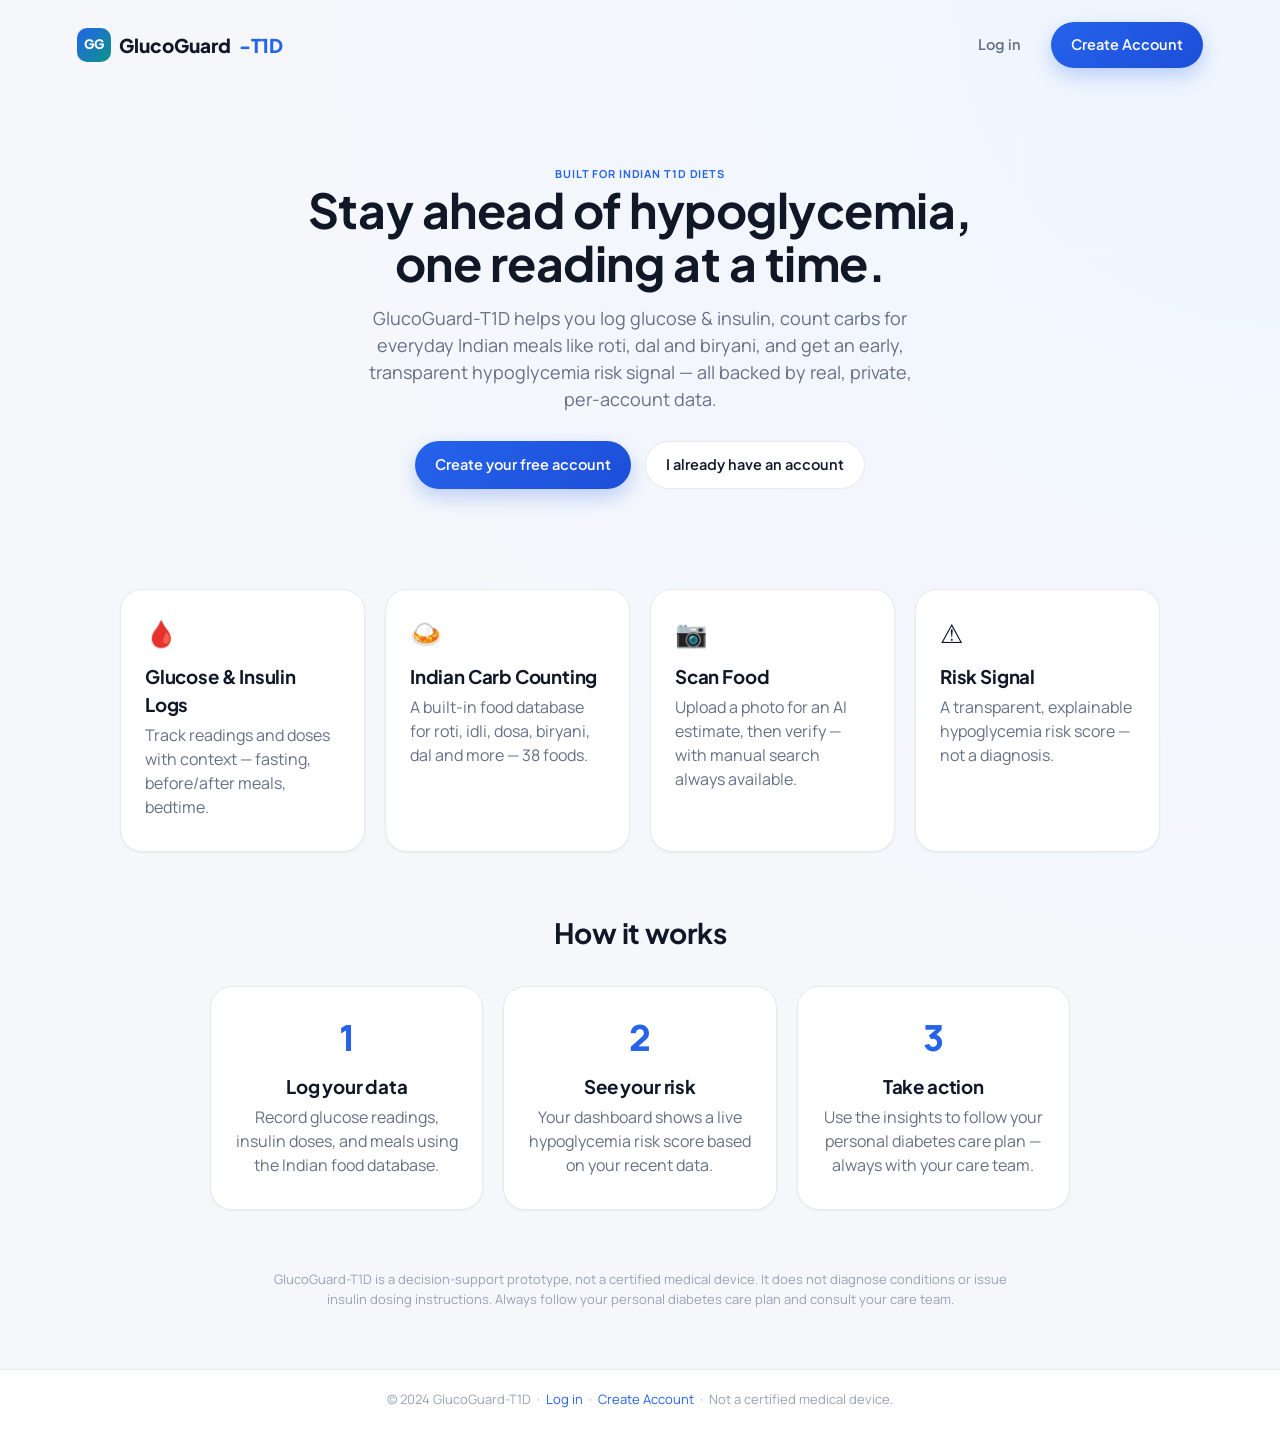
<file: index.html>
<!DOCTYPE html>
<html lang="en">
<head>
<meta charset="UTF-8" />
<meta name="viewport" content="width=device-width, initial-scale=1.0" />
<meta name="description" content="GlucoGuard-T1D — Type 1 Diabetes management for Indian diets. Log glucose, count carbs for roti, dal, biryani and more, and get a transparent hypoglycemia risk signal." />
<meta property="og:title" content="GlucoGuard-T1D — Smarter T1D Management" />
<meta property="og:description" content="Log glucose & insulin, count carbs for Indian meals, and get an early hypoglycemia risk signal." />
<meta property="og:type" content="website" />
<meta name="theme-color" content="#2563eb" />
<title>GlucoGuard-T1D — Smarter Type 1 Diabetes Management</title>
<link rel="icon" href="assets/icons/favicon.svg" type="image/svg+xml" />
<link rel="stylesheet" href="css/style.css" />
<link rel="stylesheet" href="css/components.css" />
<link rel="stylesheet" href="css/responsive.css" />
</head>
<body>
<noscript>GlucoGuard-T1D requires JavaScript. Please enable it in your browser.</noscript>
<div class="landing-hero">
  <nav class="landing-nav">
    <div class="brand"><span class="brand-mark">GG</span> GlucoGuard<span style="color:var(--color-primary)">-T1D</span></div>
    <div style="display:flex; gap:10px;">
      <a href="login.html" class="btn btn-ghost">Log in</a>
      <a href="register.html" class="btn btn-primary">Create Account</a>
    </div>
  </nav>

  <section class="landing-hero-content">
    <span class="eyebrow">Built for Indian T1D diets</span>
    <h1>Stay ahead of hypoglycemia,<br>one reading at a time.</h1>
    <p class="lead">GlucoGuard-T1D helps you log glucose &amp; insulin, count carbs for everyday Indian meals like roti, dal and biryani, and get an early, transparent hypoglycemia risk signal — all backed by real, private, per-account data.</p>
    <div class="landing-cta-row">
      <a href="register.html" class="btn btn-primary">Create your free account</a>
      <a href="login.html" class="btn btn-secondary">I already have an account</a>
    </div>
  </section>

  <section class="landing-features grid grid-4">
    <div class="feature-card">
      <div class="feature-icon">🩸</div>
      <h3>Glucose &amp; Insulin Logs</h3>
      <p>Track readings and doses with context — fasting, before/after meals, bedtime.</p>
    </div>
    <div class="feature-card">
      <div class="feature-icon">🍛</div>
      <h3>Indian Carb Counting</h3>
      <p>A built-in food database for roti, idli, dosa, biryani, dal and more — 38 foods.</p>
    </div>
    <div class="feature-card">
      <div class="feature-icon">📷</div>
      <h3>Scan Food</h3>
      <p>Upload a photo for an AI estimate, then verify — with manual search always available.</p>
    </div>
    <div class="feature-card">
      <div class="feature-icon">⚠️</div>
      <h3>Risk Signal</h3>
      <p>A transparent, explainable hypoglycemia risk score — not a diagnosis.</p>
    </div>
  </section>

  <section style="max-width:900px; margin:0 auto 60px; padding:0 20px;">
    <h2 style="text-align:center; margin-bottom:32px; font-size:28px;">How it works</h2>
    <div class="grid grid-3">
      <div class="feature-card" style="text-align:center;">
        <div style="font-size:36px; font-weight:800; color:var(--color-primary); margin-bottom:8px;">1</div>
        <h3>Log your data</h3>
        <p>Record glucose readings, insulin doses, and meals using the Indian food database.</p>
      </div>
      <div class="feature-card" style="text-align:center;">
        <div style="font-size:36px; font-weight:800; color:var(--color-primary); margin-bottom:8px;">2</div>
        <h3>See your risk</h3>
        <p>Your dashboard shows a live hypoglycemia risk score based on your recent data.</p>
      </div>
      <div class="feature-card" style="text-align:center;">
        <div style="font-size:36px; font-weight:800; color:var(--color-primary); margin-bottom:8px;">3</div>
        <h3>Take action</h3>
        <p>Use the insights to follow your personal diabetes care plan — always with your care team.</p>
      </div>
    </div>
  </section>

  <p class="disclaimer-strip">GlucoGuard-T1D is a decision-support prototype, not a certified medical device. It does not diagnose conditions or issue insulin dosing instructions. Always follow your personal diabetes care plan and consult your care team.</p>
</div>

<footer style="background:var(--color-surface); border-top:1px solid var(--color-border); text-align:center; padding:20px; font-size:13px; color:var(--color-text-soft);">
  &copy; 2024 GlucoGuard-T1D &nbsp;·&nbsp;
  <a href="login.html" style="color:var(--color-primary);">Log in</a> &nbsp;·&nbsp;
  <a href="register.html" style="color:var(--color-primary);">Create Account</a> &nbsp;·&nbsp;
  Not a certified medical device.
</footer>
</body>
</html>
</file>
<file: css/style.css>
/* css/style.css — design tokens & base styles for GlucoGuard-T1D */

@import url('https://fonts.googleapis.com/css2?family=Plus+Jakarta+Sans:wght@400;500;600;700;800&family=Manrope:wght@400;500;600;700&display=swap');

:root {
  /* Brand palette — calm clinical blue-teal, warm accent for alerts */
  --color-primary: #2563eb;
  --color-primary-dark: #1d4ed8;
  --color-primary-light: #dbeafe;
  --color-teal: #0d9488;
  --color-teal-light: #ccfbf1;

  --color-success: #16a34a;
  --color-success-light: #dcfce7;
  --color-warning: #d97706;
  --color-warning-light: #fef3c7;
  --color-danger: #dc2626;
  --color-danger-light: #fee2e2;

  --color-bg: #f5f7fb;
  --color-surface: #ffffff;
  --color-surface-alt: #f8fafc;
  --color-border: #e5e9f0;

  --color-text: #101828;
  --color-text-muted: #667085;
  --color-text-soft: #98a2b3;

  --radius-sm: 10px;
  --radius-md: 16px;
  --radius-lg: 22px;
  --radius-full: 999px;

  --shadow-sm: 0 1px 2px rgba(16, 24, 40, 0.05);
  --shadow-md: 0 4px 16px rgba(16, 24, 40, 0.06), 0 1px 2px rgba(16,24,40,0.04);
  --shadow-lg: 0 12px 32px rgba(16, 24, 40, 0.10);

  --font-display: 'Plus Jakarta Sans', system-ui, sans-serif;
  --font-body: 'Manrope', system-ui, sans-serif;

  --nav-width: 244px;
  --bottomnav-height: 68px;

  /* Transition speed tokens */
  --transition-fast: 0.15s ease;
  --transition-normal: 0.25s ease;
}

/* ----------------------------- Smooth scrolling ----------------------------- */
html { scroll-behavior: smooth; }

* { box-sizing: border-box; }
html, body { height: 100%; }
body {
  margin: 0;
  font-family: var(--font-body);
  background: var(--color-bg);
  color: var(--color-text);
  -webkit-font-smoothing: antialiased;
  line-height: 1.5;
}

h1, h2, h3, h4 {
  font-family: var(--font-display);
  font-weight: 700;
  letter-spacing: -0.01em;
  margin: 0 0 4px;
}

p { margin: 0 0 8px; color: var(--color-text-muted); }
a { color: inherit; text-decoration: none; }
button { font-family: inherit; cursor: pointer; }
ul { list-style: none; margin: 0; padding: 0; }
img { max-width: 100%; display: block; }

/* ----------------------------- Accessibility — focus-visible --------------- */
:focus-visible {
  outline: 2px solid var(--color-primary);
  outline-offset: 2px;
}

/* ----------------------------- Screen-reader only -------------------------- */
.sr-only {
  position: absolute;
  width: 1px;
  height: 1px;
  overflow: hidden;
  clip: rect(0, 0, 0, 0);
  white-space: nowrap;
  border: 0;
}

/* ----------------------------- Skeleton loading shimmer -------------------- */
.skeleton {
  background: linear-gradient(
    90deg,
    var(--color-border) 25%,
    var(--color-surface-alt) 50%,
    var(--color-border) 75%
  );
  background-size: 200% 100%;
  animation: shimmer 1.4s ease-in-out infinite;
  border-radius: var(--radius-sm);
}

@keyframes shimmer {
  0%   { background-position: 200% 0; }
  100% { background-position: -200% 0; }
}

/* -------------------------------- App shell -------------------------------- */
.app-shell {
  display: flex;
  min-height: 100vh;
}

.app-main {
  flex: 1;
  min-width: 0;
  padding: 28px 32px calc(var(--bottomnav-height) + 28px);
  max-width: 1180px;
  margin: 0 auto;
  width: 100%;
}

.page-header {
  display: flex;
  justify-content: space-between;
  align-items: flex-end;
  flex-wrap: wrap;
  gap: 12px;
  margin-bottom: 24px;
}

.page-header h1 { font-size: 26px; }
.page-header p { margin: 0; }

.eyebrow {
  text-transform: uppercase;
  font-size: 11px;
  font-weight: 700;
  letter-spacing: 0.08em;
  color: var(--color-primary);
}

.grid {
  display: grid;
  gap: 20px;
}

.grid-2 { grid-template-columns: repeat(2, 1fr); }
.grid-3 { grid-template-columns: repeat(3, 1fr); }
.grid-4 { grid-template-columns: repeat(4, 1fr); }

@media (max-width: 980px) {
  .grid-2, .grid-3, .grid-4 { grid-template-columns: repeat(2, 1fr); }
  .app-main { padding: 20px 16px calc(var(--bottomnav-height) + 24px); }
}
@media (max-width: 620px) {
  .grid-2, .grid-3, .grid-4 { grid-template-columns: 1fr; }
}

/* ---------------------------- Global banner (Firebase down) -------------- */
.global-banner {
  padding: 12px 20px;
  font-size: 14px;
  text-align: center;
}
.global-banner-error {
  background: var(--color-danger-light);
  color: #7f1d1d;
  border-bottom: 1px solid #fca5a5;
}
.banner-detail { opacity: 0.75; font-size: 12px; }

/* ------------------------------- Auth pages ----------------------------- */
.auth-page {
  min-height: 100vh;
  display: grid;
  grid-template-columns: 1.1fr 1fr;
}
.auth-visual {
  background: linear-gradient(160deg, #0f172a 0%, #1d4ed8 55%, #0d9488 130%);
  color: white;
  padding: 56px;
  display: flex;
  flex-direction: column;
  justify-content: space-between;
}
.auth-visual h1 { font-size: 40px; color: white; max-width: 480px; }
.auth-visual p { color: rgba(255,255,255,0.82); max-width: 420px; }
.auth-visual .brand { display: flex; align-items: center; gap: 10px; font-weight: 800; font-size: 18px; }
.auth-form-side {
  display: flex;
  align-items: center;
  justify-content: center;
  padding: 40px 24px;
}
.auth-card {
  width: 100%;
  max-width: 400px;
}
.auth-card h2 { font-size: 26px; margin-bottom: 6px; }
.auth-card .sub { margin-bottom: 24px; }
.auth-footer-link { margin-top: 18px; text-align: center; font-size: 14px; }
.auth-footer-link a { color: var(--color-primary); font-weight: 600; }

@media (max-width: 860px) {
  .auth-page { grid-template-columns: 1fr; }
  .auth-visual { display: none; }
}

/* ------------------------------ Landing page ---------------------------- */
.landing-hero {
  min-height: 100vh;
  background: radial-gradient(circle at top right, #eff6ff, var(--color-bg) 55%);
}
.landing-nav {
  display: flex; align-items: center; justify-content: space-between;
  padding: 22px 6vw;
}
.landing-nav .brand { font-family: var(--font-display); font-weight: 800; font-size: 19px; display:flex; align-items:center; gap:8px; }
.landing-nav .brand-mark {
  width: 34px; height: 34px; border-radius: 10px;
  background: linear-gradient(135deg, var(--color-primary), var(--color-teal));
  color: white; display: flex; align-items: center; justify-content: center; font-size: 13px; font-weight: 800;
}
.landing-hero-content {
  max-width: 780px; margin: 0 auto; text-align: center;
  padding: 70px 20px 40px;
}
.landing-hero-content h1 { font-size: 48px; line-height: 1.1; margin-bottom: 16px; }
.landing-hero-content .lead { font-size: 18px; max-width: 560px; margin: 0 auto 28px; }
.landing-cta-row { display: flex; gap: 14px; justify-content: center; flex-wrap: wrap; }
.landing-features {
  max-width: 1080px; margin: 60px auto; padding: 0 20px;
}
.feature-card {
  background: var(--color-surface); border: 1px solid var(--color-border);
  border-radius: var(--radius-lg); padding: 24px; box-shadow: var(--shadow-sm);
}
.feature-icon { font-size: 26px; margin-bottom: 10px; }
.disclaimer-strip {
  max-width: 780px; margin: 0 auto 60px; text-align: center;
  font-size: 13px; color: var(--color-text-soft); padding: 0 20px;
}

/* --------------------------------- Print --------------------------------- */
@media print {
  .sidenav,
  .bottomnav {
    display: none !important;
  }
  .app-main {
    padding: 0;
    max-width: 100%;
  }
}
</file>
<file: css/components.css>
/* css/components.css — reusable component styles */

/* ---------------------------------- Buttons ------------------------------ */
.btn {
  display: inline-flex; align-items: center; justify-content: center; gap: 8px;
  font-family: var(--font-display); font-weight: 600; font-size: 14.5px;
  padding: 12px 20px; border-radius: var(--radius-full); border: none;
  transition: transform var(--transition-fast), box-shadow var(--transition-fast), opacity var(--transition-fast);
}
.btn:active { transform: scale(0.97); }
.btn-primary { background: linear-gradient(135deg, var(--color-primary), var(--color-primary-dark)); color: white; box-shadow: 0 8px 20px rgba(37,99,235,0.28); }
.btn-primary:hover { box-shadow: 0 10px 26px rgba(37,99,235,0.36); }
.btn-secondary { background: var(--color-surface); color: var(--color-text); border: 1.5px solid var(--color-border); }
.btn-outline { background: transparent; color: var(--color-primary); border: 1.5px solid var(--color-primary-light); }
.btn-ghost { background: transparent; color: var(--color-text-muted); }
.btn-danger-outline { background: transparent; color: var(--color-danger); border: 1.5px solid var(--color-danger-light); }
.btn-block { width: 100%; }
.btn-small { padding: 8px 14px; font-size: 13px; }
.btn:disabled { opacity: 0.6; cursor: not-allowed; }

/* Icon-only button — 40x40 square, no padding */
.btn-icon {
  width: 40px;
  height: 40px;
  padding: 0;
  border-radius: var(--radius-sm);
  flex-shrink: 0;
}

.btn-spinner {
  width: 14px; height: 14px; border-radius: 50%;
  border: 2px solid rgba(255,255,255,0.5); border-top-color: white;
  animation: spin 0.7s linear infinite; display: inline-block;
}
@keyframes spin { to { transform: rotate(360deg); } }

/* ----------------------------------- Cards -------------------------------- */
.card {
  background: var(--color-surface);
  border: 1px solid var(--color-border);
  border-radius: var(--radius-lg);
  padding: 22px;
  box-shadow: var(--shadow-sm);
  transition: transform var(--transition-fast), box-shadow var(--transition-fast);
}
.card:hover {
  transform: translateY(-1px);
  box-shadow: var(--shadow-md);
}

/* Flat variant — no elevation, no shadow */
.card-flat {
  box-shadow: none;
  border: 1px solid var(--color-border);
}
.card-flat:hover {
  transform: none;
  box-shadow: none;
}

.card-title { font-size: 15px; font-weight: 700; margin-bottom: 14px; display: flex; align-items: center; justify-content: space-between; }
.card-title .link { font-size: 12.5px; font-weight: 600; color: var(--color-primary); }

.stat-card { display: flex; flex-direction: column; gap: 6px; }
.stat-card .stat-label { font-size: 12.5px; color: var(--color-text-soft); font-weight: 600; text-transform: uppercase; letter-spacing: .04em; }
.stat-card .stat-value { font-family: var(--font-display); font-size: 30px; font-weight: 800; }
.stat-card .stat-sub { font-size: 12.5px; color: var(--color-text-muted); }

/* ------------------------------- Glucose hero card ------------------------- */
.glucose-hero {
  background: linear-gradient(135deg, #0f172a, #1e3a8a 60%, #0d9488);
  color: white; border: none;
}
.glucose-hero .stat-label { color: rgba(255,255,255,0.65); }
.glucose-hero .stat-value { font-size: 52px; }
.glucose-hero .stat-sub { color: rgba(255,255,255,0.75); }
.glucose-unit { font-size: 18px; font-weight: 600; opacity: .8; margin-left: 4px; }

/* ---------------------------------- Risk card ------------------------------ */
.risk-card { border: none; color: white; position: relative; overflow: hidden; }
.risk-low { background: linear-gradient(135deg, #16a34a, #15803d); }
.risk-moderate { background: linear-gradient(135deg, #d97706, #b45309); }
.risk-high { background: linear-gradient(135deg, #dc2626, #991b1b); }
.risk-card .risk-level-label { font-family: var(--font-display); font-size: 30px; font-weight: 800; }
.risk-card .risk-score-label { opacity: .85; font-size: 13px; margin-bottom: 8px; }
.risk-card .risk-reason { font-size: 13.5px; color: rgba(255,255,255,0.92); }

.risk-badge { display: inline-block; padding: 6px 16px; border-radius: var(--radius-full); font-weight: 800; font-family: var(--font-display); font-size: 14px; }
.risk-badge.risk-low { background: var(--color-success-light); color: #166534; }
.risk-badge.risk-moderate { background: var(--color-warning-light); color: #92400e; }
.risk-badge.risk-high { background: var(--color-danger-light); color: #991b1b; }

.high-risk-warning {
  display: flex; gap: 12px; align-items: flex-start;
  background: var(--color-danger-light); border: 1px solid #fca5a5;
  color: #7f1d1d; padding: 16px 18px; border-radius: var(--radius-md);
  margin-bottom: 20px;
}
.high-risk-warning strong { display: block; margin-bottom: 4px; }

/* --------------------------------- Risk gauge ----------------------------- */
/* Wrapping track */
.risk-gauge-wrap {
  height: 12px;
  background: #e5e9f0;
  border-radius: 999px;
  overflow: hidden;
  margin-top: 12px;
}

/* Fill bar */
.risk-gauge-bar {
  height: 100%;
  border-radius: 999px;
  transition: width 0.8s ease;
  background: #16a34a; /* default: low */
}

/* Modifier classes for fill colour */
.risk-gauge-low      { background: #16a34a; }
.risk-gauge-moderate { background: #d97706; }
.risk-gauge-high     { background: #dc2626; }

/* ------------------------------ Quick actions grid -------------------------- */
.quick-actions { display: grid; grid-template-columns: repeat(6, 1fr); gap: 12px; }
.quick-action {
  background: var(--color-surface); border: 1px solid var(--color-border);
  border-radius: var(--radius-md); padding: 16px 10px; text-align: center;
  display: flex; flex-direction: column; align-items: center; gap: 8px;
  font-size: 12.5px; font-weight: 600; box-shadow: var(--shadow-sm);
  transition: transform var(--transition-fast), box-shadow var(--transition-fast);
}
.quick-action:hover { transform: translateY(-2px); box-shadow: var(--shadow-md); }
.quick-action .qa-icon {
  width: 40px; height: 40px; border-radius: 12px;
  background: var(--color-primary-light); color: var(--color-primary);
  display: flex; align-items: center; justify-content: center;
}
@media (max-width: 900px) { .quick-actions { grid-template-columns: repeat(3, 1fr); } }

/* ------------------------------------- Lists -------------------------------- */
.list-row { display: flex; justify-content: space-between; align-items: center; padding: 12px 0; border-bottom: 1px solid var(--color-border); gap: 12px; }
.list-row:last-child { border-bottom: none; }
.list-row-title { font-weight: 600; font-size: 14px; }
.list-row-sub { font-size: 12.5px; color: var(--color-text-soft); margin-top: 2px; }
.list-row-value { font-weight: 700; font-size: 14px; white-space: nowrap; }
.empty-state { color: var(--color-text-soft); font-size: 13.5px; padding: 18px 0; text-align: center; }

/* Large icon for empty-state illustrations */
.empty-state-icon {
  font-size: 48px;
  line-height: 1;
  margin: 0 auto 12px;
  display: block;
  opacity: 0.55;
}

.badge { padding: 4px 10px; border-radius: var(--radius-full); font-size: 11.5px; font-weight: 700; text-transform: capitalize; }
.badge-low { background: var(--color-danger-light); color: #991b1b; }
.badge-normal { background: var(--color-success-light); color: #166534; }
.badge-high { background: var(--color-warning-light); color: #92400e; }

/* ---------------------------------- Forms ----------------------------------- */
.field { margin-bottom: 16px; }
.field label { display: block; font-size: 13px; font-weight: 600; margin-bottom: 6px; color: var(--color-text); }
.field input, .field select, .field textarea {
  width: 100%; padding: 11px 14px; border-radius: var(--radius-sm);
  border: 1.5px solid var(--color-border); font-family: inherit; font-size: 14.5px;
  background: var(--color-surface-alt); transition: border-color var(--transition-fast);
}
.field input:focus, .field select:focus, .field textarea:focus {
  outline: none; border-color: var(--color-primary); background: white;
}
.field-error { color: var(--color-danger); font-size: 12.5px; margin-top: 4px; min-height: 0; display:none; }
.field-error.visible { display: block; }
.field-row { display: grid; grid-template-columns: 1fr 1fr; gap: 12px; }

/* --------------------------------- Toasts ------------------------------------ */
.toast-container { position: fixed; top: 20px; right: 20px; z-index: 1000; display: flex; flex-direction: column; gap: 10px; }
.toast {
  display: flex; align-items: center; gap: 10px;
  background: white; border: 1px solid var(--color-border); box-shadow: var(--shadow-lg);
  padding: 12px 16px; border-radius: var(--radius-md); font-size: 13.5px; font-weight: 600;
  transform: translateX(20px); opacity: 0; transition: all var(--transition-normal); max-width: 320px;
}
.toast-visible { transform: translateX(0); opacity: 1; }
.toast-success { border-left: 4px solid var(--color-success); }
.toast-error { border-left: 4px solid var(--color-danger); }
.toast-info { border-left: 4px solid var(--color-primary); }
@media (max-width: 600px) { .toast-container { left: 12px; right: 12px; top: 12px; } .toast { max-width: none; } }

/* ---------------------------------- Tabs -------------------------------------- */
.tab-row { display: flex; gap: 8px; margin-bottom: 18px; flex-wrap: wrap; }
.tab-btn { padding: 9px 16px; border-radius: var(--radius-full); border: 1.5px solid var(--color-border); background: var(--color-surface); font-weight: 600; font-size: 13px; }
.tab-active { background: var(--color-primary); border-color: var(--color-primary); color: white; }
.tab-panel { display: none; }
.panel-active { display: block; }

.chip-row { display: flex; gap: 8px; flex-wrap: wrap; margin-bottom: 16px; }
.chip { padding: 7px 14px; border-radius: var(--radius-full); background: var(--color-surface-alt); border: 1px solid var(--color-border); font-size: 12.5px; font-weight: 600; }
.chip-active { background: var(--color-teal); border-color: var(--color-teal); color: white; }

/* ------------------------------- Meals / Scan ---------------------------------- */
.food-result-row, .selected-item-row, .prediction-row { display: flex; align-items: center; justify-content: space-between; gap: 10px; padding: 10px 0; border-bottom: 1px solid var(--color-border); }
.qty-stepper { display: flex; align-items: center; gap: 8px; font-weight: 600; font-size: 13px; }
.qty-stepper button { width: 26px; height: 26px; border-radius: 50%; border: 1.5px solid var(--color-border); background: white; font-weight: 700; }
.remove-btn { background: none; border: none; color: var(--color-text-soft); font-size: 14px; }
.ai-disclaimer { background: var(--color-warning-light); color: #92400e; font-size: 12.5px; padding: 10px 12px; border-radius: var(--radius-sm); margin-bottom: 12px; font-weight: 600; }

/* Scan dropzone — improved hover state */
.scan-dropzone {
  border: 2px dashed var(--color-border); border-radius: var(--radius-lg);
  padding: 36px 20px; text-align: center; background: var(--color-surface-alt);
  cursor: pointer;
  transition: border-color var(--transition-fast), background var(--transition-fast), box-shadow var(--transition-fast);
}
.scan-dropzone:hover,
.scan-dropzone:focus-within {
  border-color: var(--color-primary);
  background: var(--color-primary-light);
  box-shadow: 0 0 0 4px rgba(37, 99, 235, 0.08);
}

.scan-preview-image { max-height: 240px; border-radius: var(--radius-md); margin: 16px auto; display: none; }
.demo-data-tag { font-size: 10.5px; font-weight: 700; text-transform: uppercase; letter-spacing: .04em; color: var(--color-warning); }

/* --------------------------------- Standalone loading spinner -------------- */
.loading-spinner {
  display: inline-block;
  width: 32px;
  height: 32px;
  border-radius: 50%;
  border: 3px solid var(--color-border);
  border-top-color: var(--color-primary);
  animation: spin 0.75s linear infinite;
  flex-shrink: 0;
}

/* Small modifier */
.loading-spinner-sm {
  width: 20px;
  height: 20px;
  border-width: 2px;
}

/* ------------------------------------ Charts ------------------------------------ */
.chart-wrap { position: relative; height: 260px; }

/* ------------------------------------ Misc -------------------------------------- */
.divider { height: 1px; background: var(--color-border); margin: 20px 0; }
.muted { color: var(--color-text-soft); font-size: 12.5px; }
</file>
<file: css/responsive.css>
/* css/responsive.css — navigation shell + breakpoints */

/* ------------------------------------ Sidenav (desktop) ------------------------------------ */
.sidenav {
  width: var(--nav-width);
  background: var(--color-surface);
  border-right: 1px solid var(--color-border);
  height: 100vh;
  position: sticky;
  top: 0;
  display: flex;
  flex-direction: column;
  padding: 22px 16px;
}
.sidenav-brand { display: flex; align-items: center; gap: 10px; padding: 0 8px 24px; }
.brand-mark {
  width: 36px; height: 36px; border-radius: 11px;
  background: linear-gradient(135deg, var(--color-primary), var(--color-teal));
  color: white; display: flex; align-items: center; justify-content: center;
  font-weight: 800; font-size: 13px; font-family: var(--font-display);
}
.brand-text { font-family: var(--font-display); font-weight: 800; font-size: 16px; }
.brand-accent { color: var(--color-primary); }

.sidenav-items { display: flex; flex-direction: column; gap: 2px; flex: 1; }
.sidenav .nav-item {
  display: flex; align-items: center; gap: 12px;
  padding: 11px 12px; border-radius: var(--radius-sm);
  font-weight: 600; font-size: 14px; color: var(--color-text-muted);
  transition: background var(--transition-fast), color var(--transition-fast);
}
.sidenav .nav-item:hover { background: var(--color-surface-alt); }
.sidenav .nav-item.nav-active { background: var(--color-primary-light); color: var(--color-primary-dark); }
.nav-icon svg { width: 19px; height: 19px; }

.sidenav-logout {
  display: flex; align-items: center; gap: 10px;
  background: none; border: none; color: var(--color-text-soft);
  font-weight: 600; font-size: 13.5px; padding: 11px 12px; border-radius: var(--radius-sm);
  transition: background var(--transition-fast), color var(--transition-fast);
}
.sidenav-logout:hover { background: var(--color-danger-light); color: var(--color-danger); }

/* ------------------------------------- Bottom nav (mobile) --------------------------------- */
.bottomnav {
  display: none;
  position: fixed; bottom: 0; left: 0; right: 0;
  height: var(--bottomnav-height);
  background: var(--color-surface);
  border-top: 1px solid var(--color-border);
  /* Subtle elevation to lift the nav above page content */
  box-shadow: 0 -1px 8px rgba(16, 24, 40, 0.07);
  justify-content: space-around;
  align-items: center;
  z-index: 500;
  padding-bottom: env(safe-area-inset-bottom);
}
.bottomnav .nav-item {
  display: flex; flex-direction: column; align-items: center; gap: 3px;
  font-size: 10.5px; font-weight: 600; color: var(--color-text-soft);
  padding: 6px 8px;
  transition: color var(--transition-fast);
}
.bottomnav .nav-item.nav-active { color: var(--color-primary); }
.bottomnav .nav-icon svg { width: 21px; height: 21px; }

@media (max-width: 900px) {
  .sidenav { display: none; }
  .bottomnav { display: flex; }
  .app-shell { flex-direction: column; }
}

/* ------------------------------------- General responsive tweaks --------------------------- */
@media (max-width: 620px) {
  .field-row { grid-template-columns: 1fr; }
  .landing-hero-content h1 { font-size: 34px; }
  .landing-hero-content .lead { font-size: 15.5px; }
}

/* ------------------------------------- Reduced motion ------------------------- */
/*
 * Respect the user's operating-system preference to minimise motion.
 * All CSS transitions and animations are disabled so the UI does not
 * cause discomfort for users with vestibular or motion-sensitivity conditions.
 */
@media (prefers-reduced-motion: reduce) {
  *,
  *::before,
  *::after {
    animation-duration: 0.01ms !important;
    animation-iteration-count: 1 !important;
    transition-duration: 0.01ms !important;
    scroll-behavior: auto !important;
  }
}
</file>
